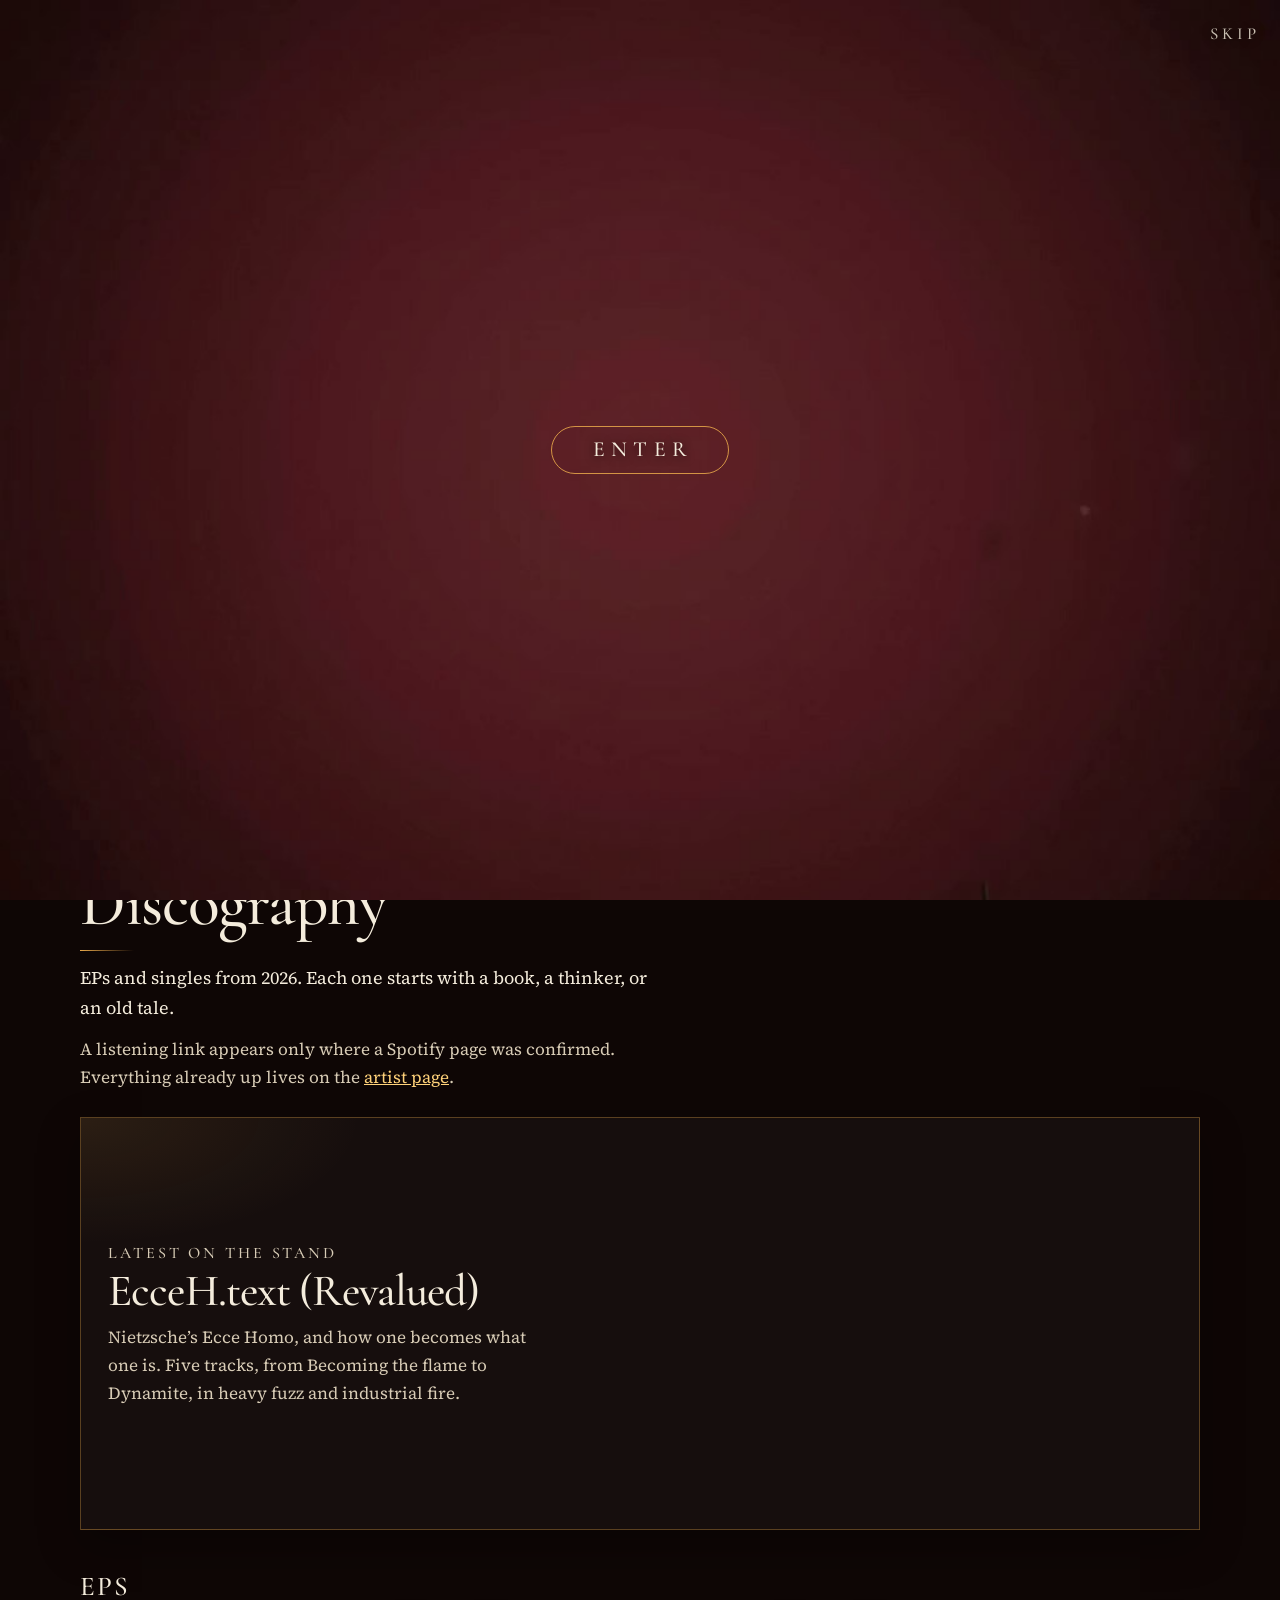
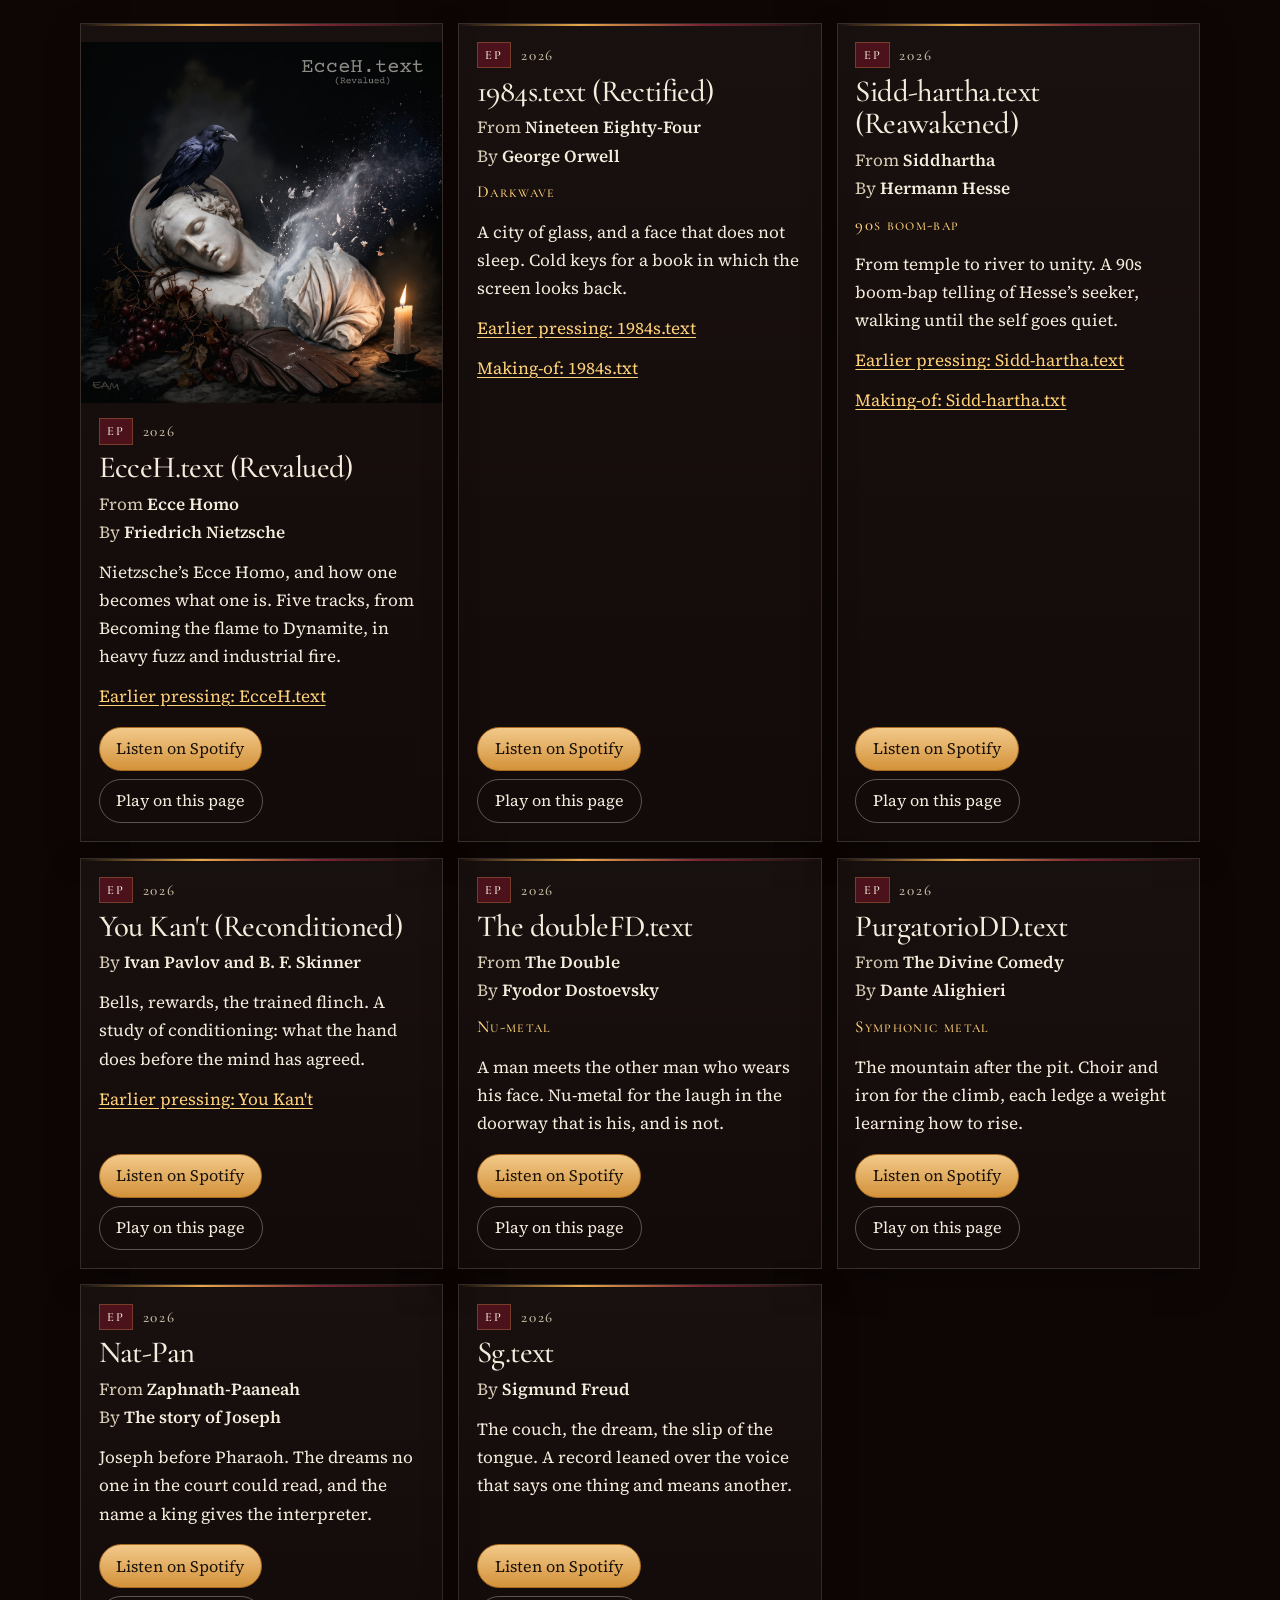
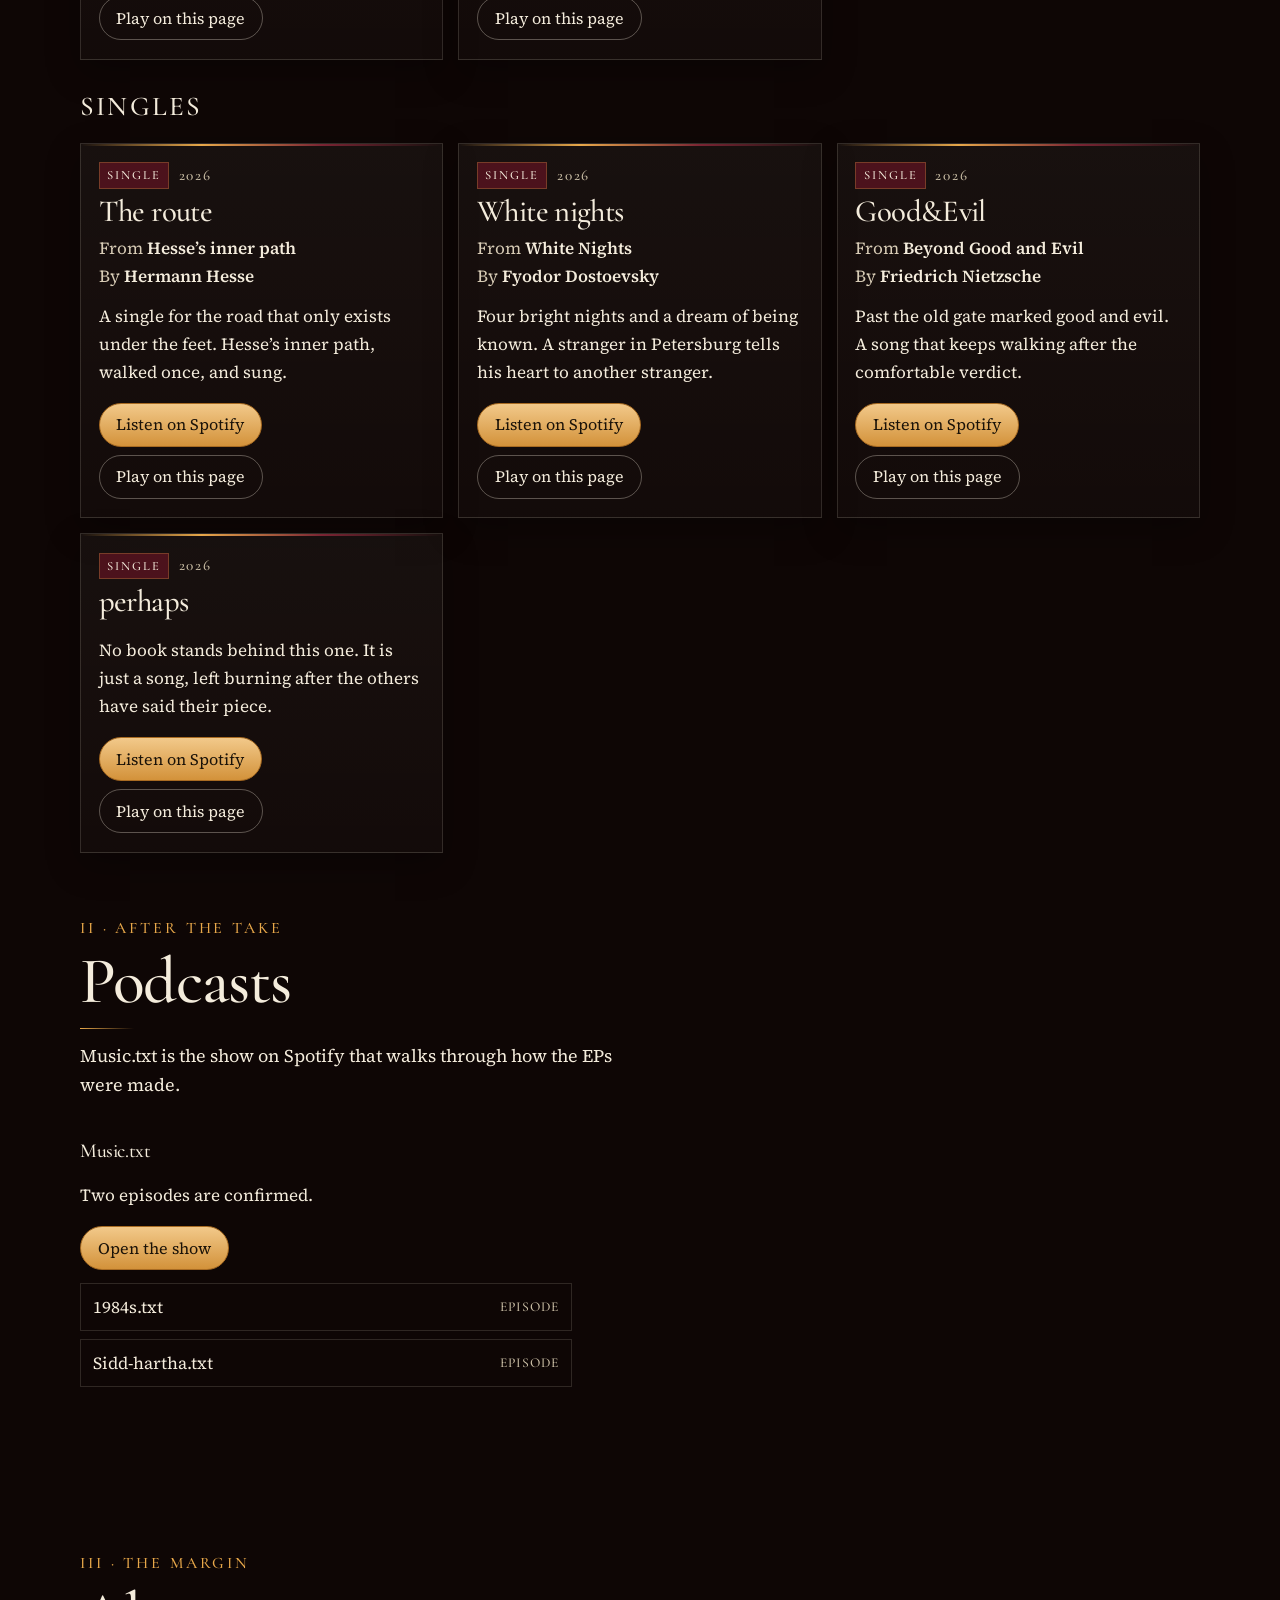
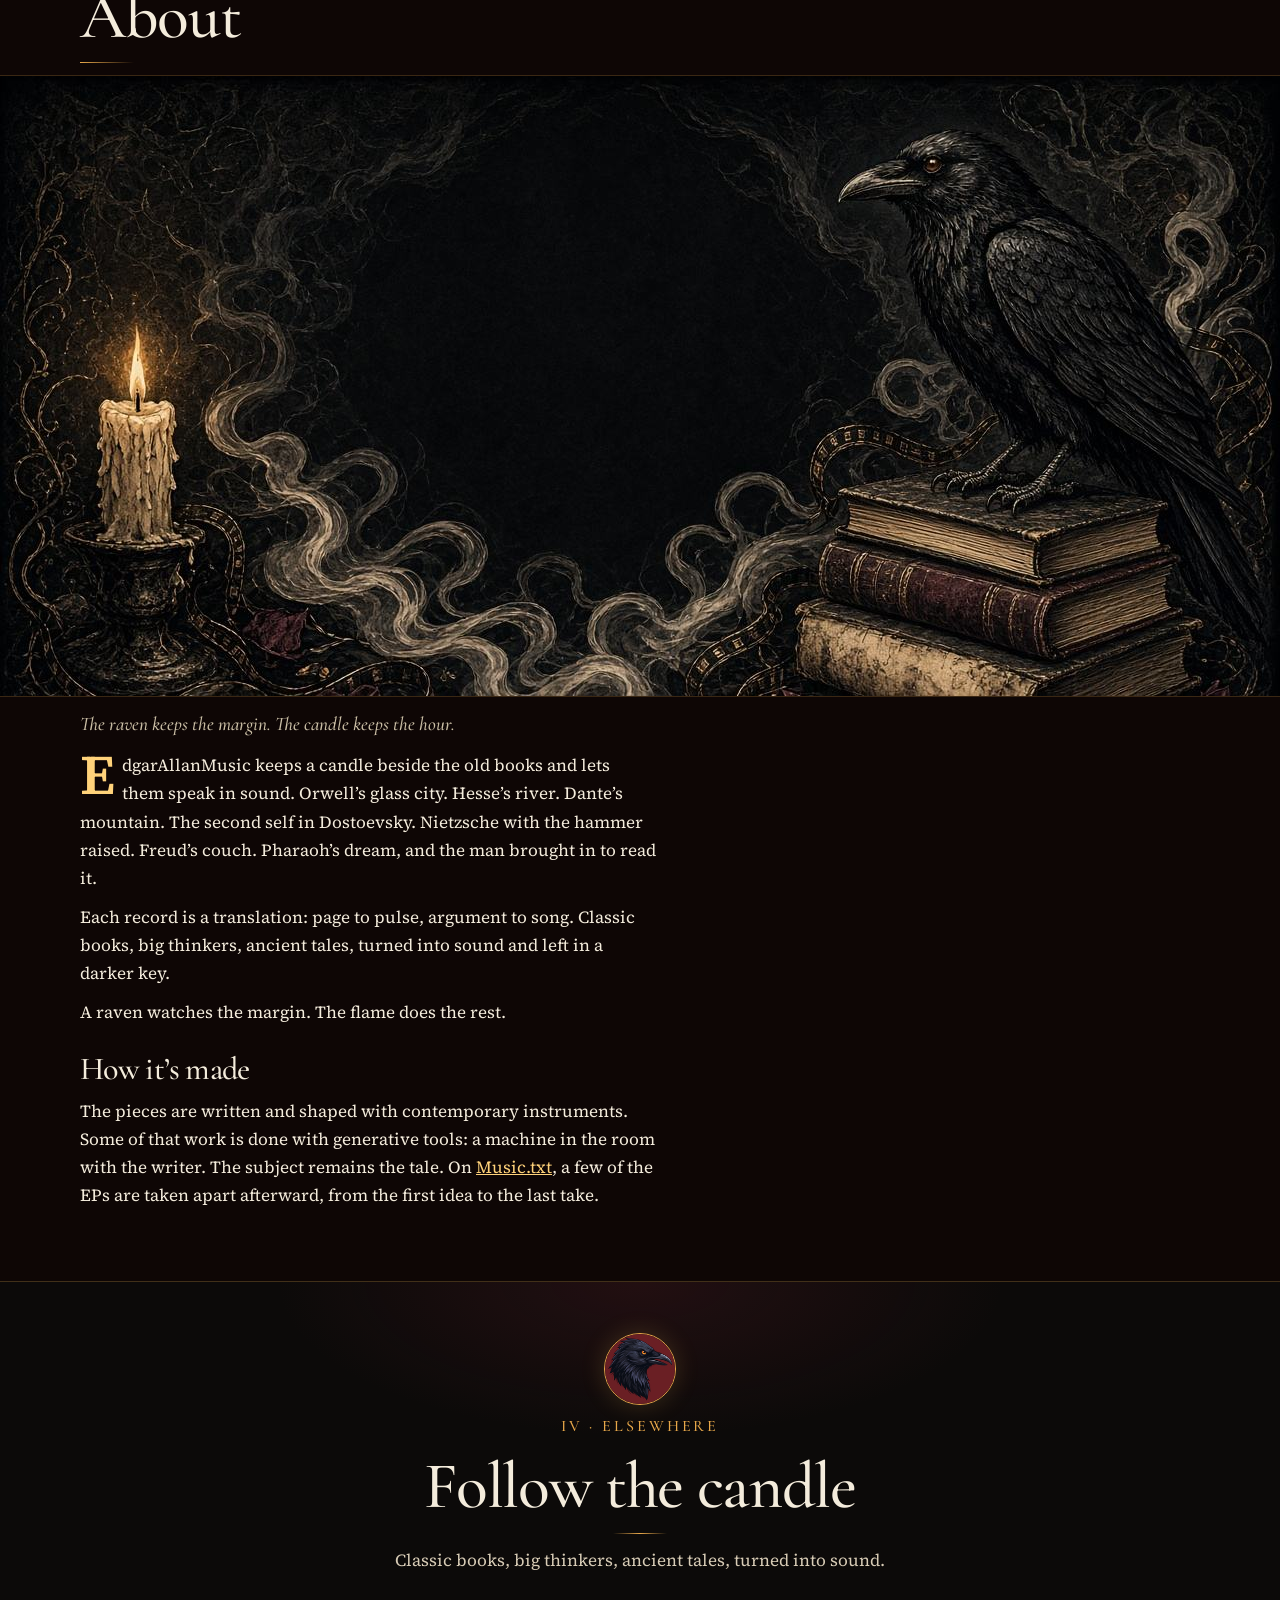
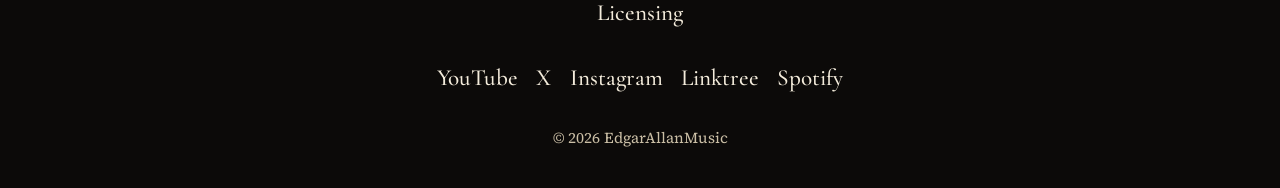
<file: index.html>
<!DOCTYPE html>
<html lang="en">
<head>
  <meta charset="utf-8">
  <meta name="viewport" content="width=device-width, initial-scale=1">
  <meta name="msvalidate.01" content="02A291EC352BF671E10EC97082B484A0">
  <title>EdgarAllanMusic — Classic books, turned into sound</title>
  <meta name="description" content="EdgarAllanMusic turns classic books, big thinkers, and ancient tales into sound. EPs and singles from 2026, and the Music.txt podcast.">
  <meta name="theme-color" content="#100e0c">
  <meta name="color-scheme" content="dark">
  <link rel="canonical" href="https://edgarallanmusic.github.io/">
  <meta property="og:type" content="website">
  <meta property="og:locale" content="en_US">
  <meta property="og:site_name" content="EdgarAllanMusic">
  <meta property="og:url" content="https://edgarallanmusic.github.io/">
  <meta property="og:title" content="EdgarAllanMusic — Classic books, turned into sound">
  <meta property="og:description" content="Classic books, big thinkers, ancient tales, turned into sound.">
  <meta property="og:image" content="https://edgarallanmusic.github.io/assets/og.jpg">
  <meta property="og:image:width" content="1200">
  <meta property="og:image:height" content="630">
  <meta property="og:image:alt" content="A raven perched on old books beside a dripping candle, smoke curling through the dark.">
  <meta name="twitter:card" content="summary_large_image">
  <meta name="twitter:title" content="EdgarAllanMusic — Classic books, turned into sound">
  <meta name="twitter:description" content="Classic books, big thinkers, ancient tales, turned into sound.">
  <meta name="twitter:image" content="https://edgarallanmusic.github.io/assets/og.jpg">
  <meta name="twitter:image:alt" content="A raven perched on old books beside a dripping candle, smoke curling through the dark.">
  <link rel="icon" href="favicon.ico" sizes="any">
  <link rel="icon" type="image/png" href="assets/favicon-32.png" sizes="32x32">
  <link rel="apple-touch-icon" href="assets/apple-touch-icon.png">
  <link rel="preload" as="image" href="assets/hero-960.jpg" imagesrcset="assets/hero-960.jpg 960w, assets/hero-1920.jpg 1920w" imagesizes="100vw">
  <link rel="preload" href="assets/fonts/cormorant-garamond-500.woff2" as="font" type="font/woff2" crossorigin>
  <script>
    (function () {
      try {
        if (sessionStorage.getItem("eam-intro") === "1") return;
      } catch (e) {}
      document.documentElement.classList.add("intro-pending");
    })();
  </script>
  <style>
    html.intro-pending,
    html.intro-pending body { overflow: hidden; background: #0E0605; }
    html.intro-pending:not(.intro-live) #intro { visibility: hidden; }
    html.intro-pending::before {
      content: "";
      position: fixed;
      inset: 0;
      z-index: 75;
      background: #0E0605 url("assets/intro/intro-poster.jpg") center / cover no-repeat;
    }
    html.intro-live::before { content: none; }
    html:not(.intro-pending) #intro { display: none !important; }
  </style>
  <link rel="stylesheet" href="css/styles.css">
  <link rel="stylesheet" href="css/intro.css">
  <link rel="stylesheet" href="css/cursor.css">
  <link rel="stylesheet" href="css/transition.css">
  <script type="application/ld+json">
  {
    "@context": "https://schema.org",
    "@type": "MusicGroup",
    "name": "EdgarAllanMusic",
    "url": "https://edgarallanmusic.github.io/",
    "description": "EdgarAllanMusic turns classic books, big thinkers, and ancient tales into sound.",
    "image": "https://edgarallanmusic.github.io/assets/og.jpg",
    "sameAs": [
      "https://www.youtube.com/@EdgarAllanMusic9",
      "https://x.com/EdgarAllanMusic",
      "https://www.instagram.com/edgarallanmusic",
      "https://linktr.ee/EdgarAllanMusic",
      "https://open.spotify.com/artist/6aLrzuqJKxnbfmDIxSzcDb"
    ]
  }
  </script>
</head>
<body>
  <div id="intro" class="intro" role="dialog" aria-modal="true" aria-label="EdgarAllanMusic">
    <img id="intro-poster" class="intro-media" alt="" width="1280" height="720">
    <video id="intro-video" class="intro-media" playsinline preload="none" disablepictureinpicture></video>
    <button type="button" id="intro-enter" class="intro-enter">Enter</button>
    <button type="button" id="intro-skip" class="intro-skip">Skip</button>
  </div>
  <a class="skip" href="#content">Skip to content</a>
  <header class="site-header">
    <a class="brand" href="index.html">
      <img src="assets/raven-seal-128.png" width="36" height="36" alt="">
      <span>EdgarAllanMusic</span>
    </a>
    <button class="nav-toggle" type="button" aria-expanded="false" aria-controls="site-nav">
      <span class="sr-only">Open menu</span>
      <span class="bars" aria-hidden="true"></span>
    </button>
    <nav id="site-nav" class="site-nav" aria-label="Primary">
      <a href="#discography">Discography</a>
      <a href="visualizer/">Visualizer</a>
      <a href="licensing/">Licensing</a>
      <a href="#podcasts">Podcasts</a>
      <a href="#about">About</a>
      <a href="#links">Links</a>
    </nav>
  </header>

  <main id="content">
    <section class="hero" aria-labelledby="site-title">
      <div class="hero-frame">
        <img
          src="assets/hero-960.jpg"
          srcset="assets/hero-960.jpg 960w, assets/hero-1920.jpg 1920w"
          sizes="100vw"
          width="1920"
          height="1080"
          alt="A raven perched on a stack of old books, a candle burning at the other edge of the dark, smoke moving between them."
          fetchpriority="high"
          decoding="async">
        <div class="hero-glow" aria-hidden="true"></div>
      </div>
      <div class="hero-copy">
        <p class="eyebrow">A raven, a candle, a page</p>
        <h1 id="site-title">EdgarAllan<span>Music</span></h1>
        <p class="tagline">Classic books, big thinkers, ancient tales, turned into sound.</p>
        <div class="hero-actions">
          <a class="btn btn-amber" href="#discography">Open the catalog</a>
          <a class="btn btn-ghost" href="visualizer/">Visualizer</a>
          <a class="btn btn-ghost" href="https://open.spotify.com/artist/6aLrzuqJKxnbfmDIxSzcDb" target="_blank" rel="noopener noreferrer">Listen on Spotify<span class="sr-only"> (opens in a new tab)</span></a>
        </div>
      </div>
    </section>

    <section id="discography" class="section">
      <div class="wrap">
        <p class="kicker">I · The shelf</p>
        <h2>Discography</h2>
        <p class="lede">EPs and singles from 2026. Each one starts with a book, a thinker, or an old tale.</p>
        <p class="fine">A listening link appears only where a Spotify page was confirmed. Everything already up lives on the <a href="https://open.spotify.com/artist/6aLrzuqJKxnbfmDIxSzcDb" target="_blank" rel="noopener noreferrer">artist page<span class="sr-only"> (opens in a new tab)</span></a>.</p>
        <p class="loading" id="catalog-status">Opening the catalog…</p>
        <div id="featured-root"></div>
        <div id="catalog-root"></div>
        <noscript>
          <p class="fine">The shelf opens with JavaScript. Until then, the <a href="https://open.spotify.com/artist/6aLrzuqJKxnbfmDIxSzcDb">artist page on Spotify</a> is the catalog.</p>
        </noscript>
      </div>
    </section>

    <section id="podcasts" class="section">
      <div class="wrap">
        <p class="kicker">II · After the take</p>
        <h2>Podcasts</h2>
        <p class="lede">Music.txt is the show on Spotify that walks through how the EPs were made.</p>
        <div id="podcast-root"></div>
      </div>
    </section>

    <section id="about" class="section">
      <div class="wrap">
        <p class="kicker">III · The margin</p>
        <h2>About</h2>
      </div>
      <figure class="band">
        <img
          src="assets/about-band-800.jpg"
          srcset="assets/about-band-800.jpg 800w, assets/about-band.jpg 1280w"
          sizes="100vw"
          width="1280"
          height="620"
          alt="The same night scene, wider: a candle at the left, a raven on worn books at the right, smoke between them."
          decoding="async">
        <figcaption>The raven keeps the margin. The candle keeps the hour.</figcaption>
      </figure>
      <div class="wrap prose">
        <p class="drop">EdgarAllanMusic keeps a candle beside the old books and lets them speak in sound. Orwell’s glass city. Hesse’s river. Dante’s mountain. The second self in Dostoevsky. Nietzsche with the hammer raised. Freud’s couch. Pharaoh’s dream, and the man brought in to read it.</p>
        <p>Each record is a translation: page to pulse, argument to song. Classic books, big thinkers, ancient tales, turned into sound and left in a darker key.</p>
        <p>A raven watches the margin. The flame does the rest.</p>
        <h3>How it’s made</h3>
        <p>The pieces are written and shaped with contemporary instruments. Some of that work is done with generative tools: a machine in the room with the writer. The subject remains the tale. On <a href="#podcasts">Music.txt</a>, a few of the EPs are taken apart afterward, from the first idea to the last take.</p>
      </div>
    </section>
  </main>

  <footer class="site-footer" id="links">
    <img class="footer-seal" src="assets/raven-seal-128.png" width="72" height="72" alt="">
    <p class="kicker">IV · Elsewhere</p>
    <h2>Follow the candle</h2>
    <p class="footer-tag">Classic books, big thinkers, ancient tales, turned into sound.</p>
    <nav class="footer-nav" aria-label="Site">
      <a href="licensing/">Licensing</a>
    </nav>
    <nav aria-label="Social links">
      <ul class="socials">
        <li><a href="https://www.youtube.com/@EdgarAllanMusic9" target="_blank" rel="noopener noreferrer">YouTube<span class="sr-only"> (opens in a new tab)</span></a></li>
        <li><a href="https://x.com/EdgarAllanMusic" target="_blank" rel="noopener noreferrer">X<span class="sr-only"> (opens in a new tab)</span></a></li>
        <li><a href="https://www.instagram.com/edgarallanmusic" target="_blank" rel="noopener noreferrer">Instagram<span class="sr-only"> (opens in a new tab)</span></a></li>
        <li><a href="https://linktr.ee/EdgarAllanMusic" target="_blank" rel="noopener noreferrer">Linktree<span class="sr-only"> (opens in a new tab)</span></a></li>
        <li><a href="https://open.spotify.com/artist/6aLrzuqJKxnbfmDIxSzcDb" target="_blank" rel="noopener noreferrer">Spotify<span class="sr-only"> (opens in a new tab)</span></a></li>
      </ul>
    </nav>
    <p class="colophon">© 2026 EdgarAllanMusic</p>
  </footer>
  <script src="js/intro.js"></script>
  <script src="js/main.js"></script>
  <script src="js/cursor.js"></script>
  <script src="js/transition.js"></script>
</body>
</html>
</file>
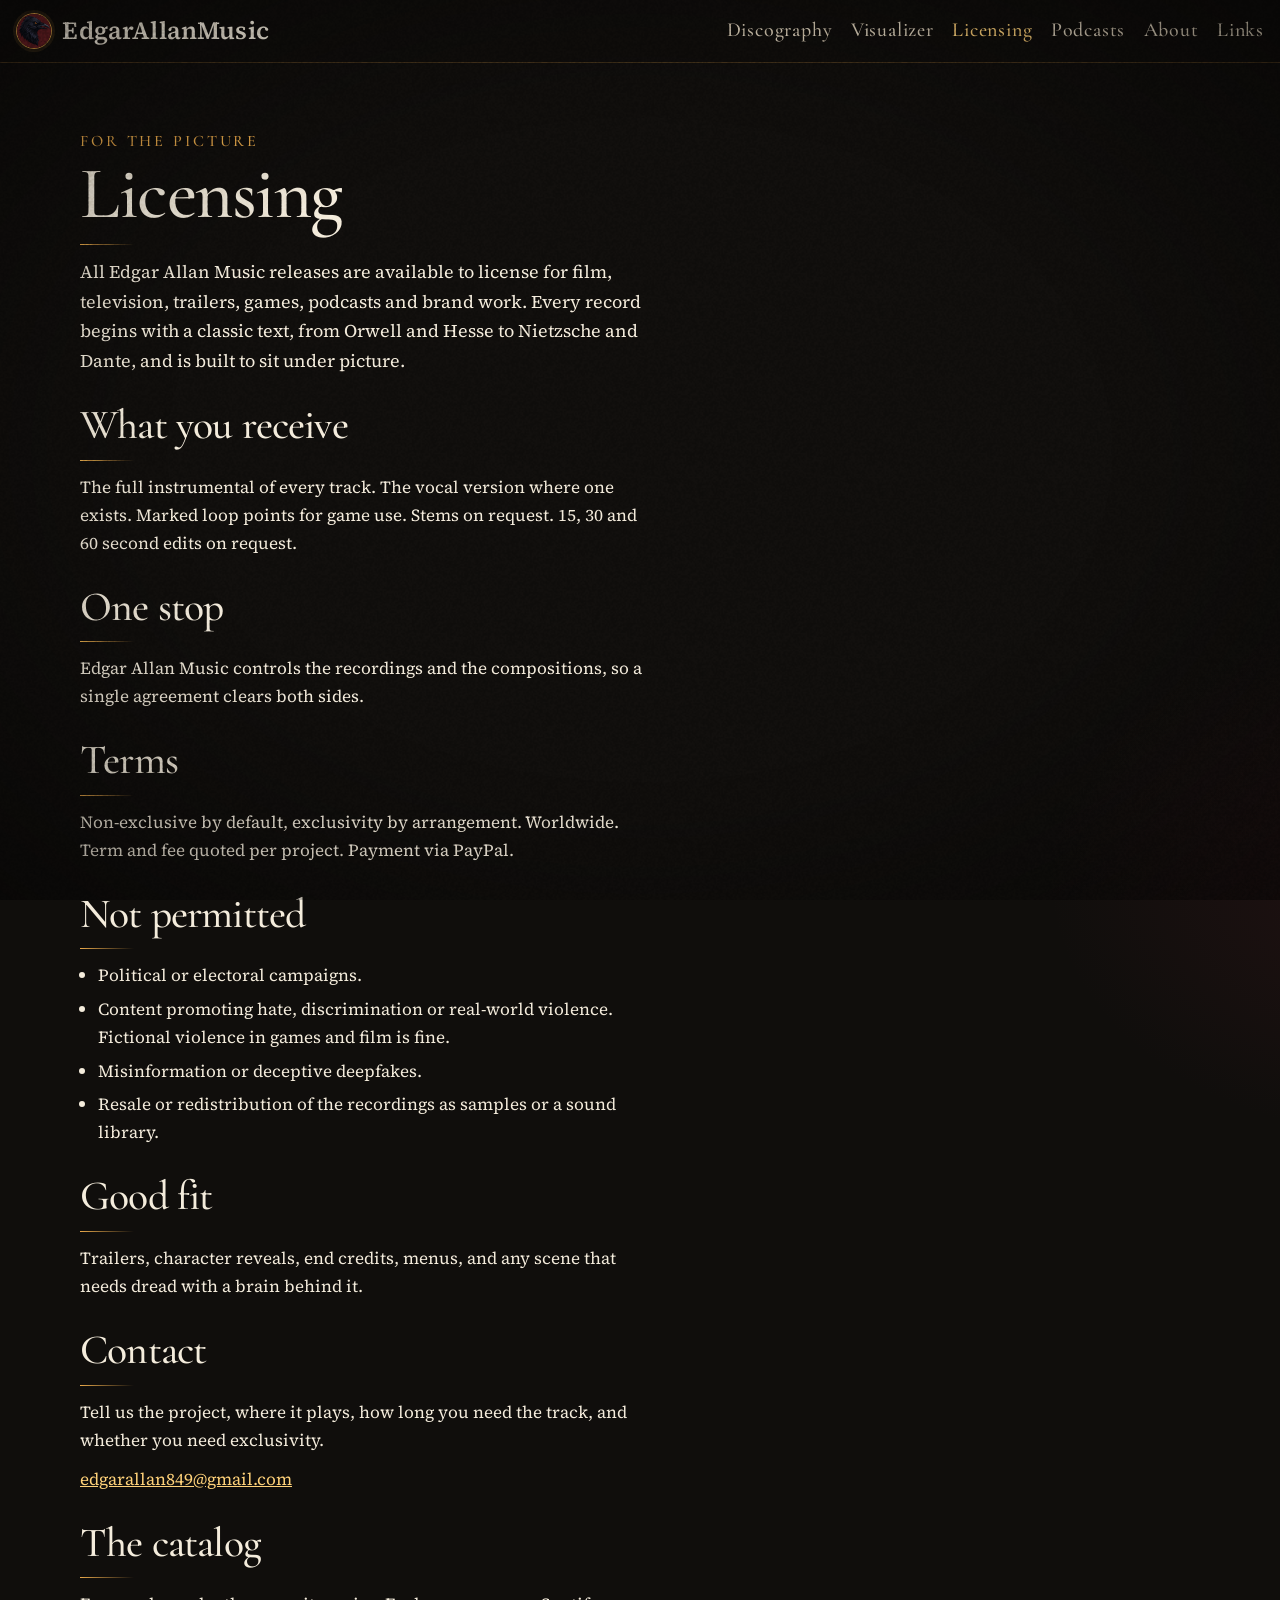
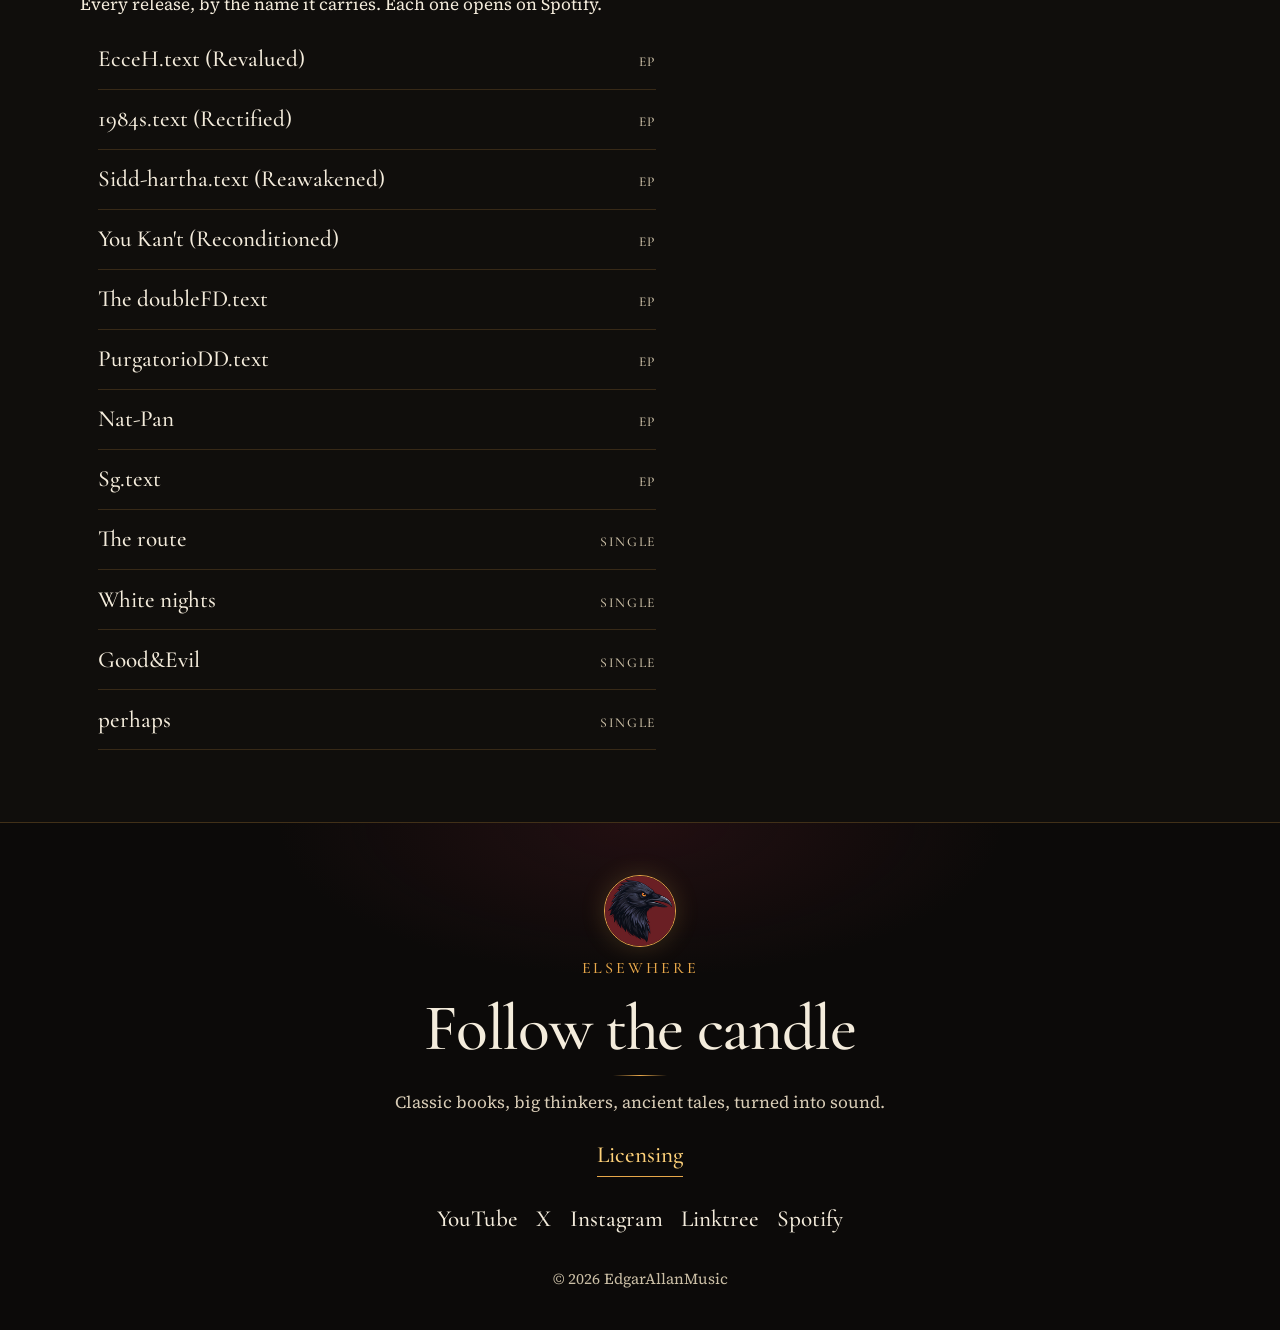
<file: licensing/index.html>
<!DOCTYPE html>
<html lang="en">
<head>
  <meta charset="utf-8">
  <meta name="viewport" content="width=device-width, initial-scale=1">
  <title>Licensing — EdgarAllanMusic</title>
  <meta name="description" content="License Edgar Allan Music for film, television, trailers, games, podcasts, and brand work. One agreement clears the recording and the composition.">
  <meta name="theme-color" content="#100e0c">
  <meta name="color-scheme" content="dark">
  <link rel="canonical" href="https://edgarallanmusic.github.io/licensing/">
  <meta property="og:type" content="website">
  <meta property="og:locale" content="en_US">
  <meta property="og:site_name" content="EdgarAllanMusic">
  <meta property="og:url" content="https://edgarallanmusic.github.io/licensing/">
  <meta property="og:title" content="Licensing — EdgarAllanMusic">
  <meta property="og:description" content="License Edgar Allan Music for film, television, trailers, games, podcasts, and brand work.">
  <meta property="og:image" content="https://edgarallanmusic.github.io/assets/og.jpg">
  <meta property="og:image:width" content="1200">
  <meta property="og:image:height" content="630">
  <meta property="og:image:alt" content="A raven perched on old books beside a dripping candle, smoke curling through the dark.">
  <meta name="twitter:card" content="summary_large_image">
  <meta name="twitter:title" content="Licensing — EdgarAllanMusic">
  <meta name="twitter:description" content="License Edgar Allan Music for film, television, trailers, games, podcasts, and brand work.">
  <meta name="twitter:image" content="https://edgarallanmusic.github.io/assets/og.jpg">
  <link rel="icon" href="../favicon.ico" sizes="any">
  <link rel="icon" type="image/png" href="../assets/favicon-32.png" sizes="32x32">
  <link rel="apple-touch-icon" href="../assets/apple-touch-icon.png">
  <link rel="stylesheet" href="../css/styles.css">
  <link rel="stylesheet" href="../css/cursor.css">
  <link rel="stylesheet" href="../css/transition.css">
</head>
<body>
  <a class="skip" href="#content">Skip to content</a>
  <header class="site-header">
    <a class="brand" href="../index.html">
      <img src="../assets/raven-seal-128.png" width="36" height="36" alt="">
      <span>EdgarAllanMusic</span>
    </a>
    <button class="nav-toggle" type="button" aria-expanded="false" aria-controls="site-nav">
      <span class="sr-only">Open menu</span>
      <span class="bars" aria-hidden="true"></span>
    </button>
    <nav id="site-nav" class="site-nav" aria-label="Primary">
      <a href="../index.html#discography">Discography</a>
      <a href="../visualizer/">Visualizer</a>
      <a href="./" aria-current="page">Licensing</a>
      <a href="../index.html#podcasts">Podcasts</a>
      <a href="../index.html#about">About</a>
      <a href="../index.html#links">Links</a>
    </nav>
  </header>

  <main id="content">
    <section class="section">
      <div class="wrap prose">
        <p class="kicker">For the picture</p>
        <h1>Licensing</h1>
        <p class="lede">All Edgar Allan Music releases are available to license for film, television, trailers, games, podcasts and brand work. Every record begins with a classic text, from Orwell and Hesse to Nietzsche and Dante, and is built to sit under picture.</p>

        <h2>What you receive</h2>
        <p>The full instrumental of every track. The vocal version where one exists. Marked loop points for game use. Stems on request. 15, 30 and 60 second edits on request.</p>

        <h2>One stop</h2>
        <p>Edgar Allan Music controls the recordings and the compositions, so a single agreement clears both sides.</p>

        <h2>Terms</h2>
        <p>Non-exclusive by default, exclusivity by arrangement. Worldwide. Term and fee quoted per project. Payment via PayPal.</p>

        <h2>Not permitted</h2>
        <ul>
          <li>Political or electoral campaigns.</li>
          <li>Content promoting hate, discrimination or real-world violence. Fictional violence in games and film is fine.</li>
          <li>Misinformation or deceptive deepfakes.</li>
          <li>Resale or redistribution of the recordings as samples or a sound library.</li>
        </ul>

        <h2>Good fit</h2>
        <p>Trailers, character reveals, end credits, menus, and any scene that needs dread with a brain behind it.</p>

        <h2>Contact</h2>
        <p>Tell us the project, where it plays, how long you need the track, and whether you need exclusivity.</p>
        <p><a href="mailto:edgarallan849@gmail.com?subject=Licensing%20inquiry">edgarallan849@gmail.com</a></p>

        <h2>The catalog</h2>
        <p>Every release, by the name it carries. Each one opens on Spotify.</p>
        <div id="license-catalog">
          <p class="loading">Opening the catalog…</p>
        </div>
      </div>
    </section>
  </main>

  <footer class="site-footer" id="links">
    <img class="footer-seal" src="../assets/raven-seal-128.png" width="72" height="72" alt="">
    <p class="kicker">Elsewhere</p>
    <h2>Follow the candle</h2>
    <p class="footer-tag">Classic books, big thinkers, ancient tales, turned into sound.</p>
    <nav class="footer-nav" aria-label="Site">
      <a href="./" aria-current="page">Licensing</a>
    </nav>
    <nav aria-label="Social links">
      <ul class="socials">
        <li><a href="https://www.youtube.com/@EdgarAllanMusic9" target="_blank" rel="noopener noreferrer">YouTube<span class="sr-only"> (opens in a new tab)</span></a></li>
        <li><a href="https://x.com/EdgarAllanMusic" target="_blank" rel="noopener noreferrer">X<span class="sr-only"> (opens in a new tab)</span></a></li>
        <li><a href="https://www.instagram.com/edgarallanmusic" target="_blank" rel="noopener noreferrer">Instagram<span class="sr-only"> (opens in a new tab)</span></a></li>
        <li><a href="https://linktr.ee/EdgarAllanMusic" target="_blank" rel="noopener noreferrer">Linktree<span class="sr-only"> (opens in a new tab)</span></a></li>
        <li><a href="https://open.spotify.com/artist/6aLrzuqJKxnbfmDIxSzcDb" target="_blank" rel="noopener noreferrer">Spotify<span class="sr-only"> (opens in a new tab)</span></a></li>
      </ul>
    </nav>
    <p class="colophon">© 2026 EdgarAllanMusic</p>
  </footer>
  <script src="../js/main.js"></script>
  <script src="../js/licensing.js"></script>
  <script src="../js/cursor.js"></script>
  <script src="../js/transition.js"></script>
</body>
</html>
</file>
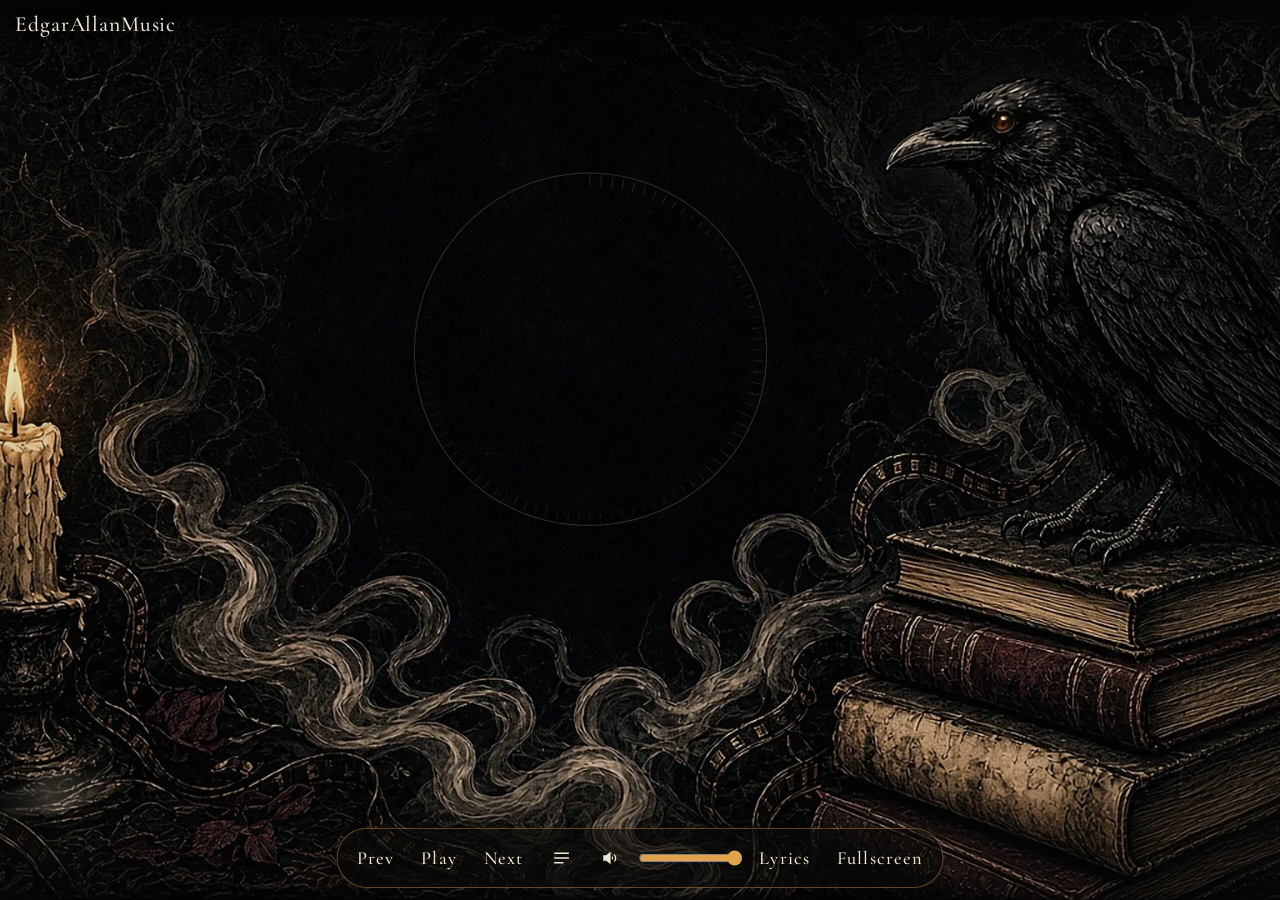
<file: visualizer/index.html>
<!DOCTYPE html>
<html lang="en">
<head>
  <script>
    (function () {
      try {
        if (sessionStorage.getItem("eam-viz-eye") !== "1") return;
      } catch (e) { return; }
      document.documentElement.classList.add("viz-arrive");
      var link = document.createElement("link");
      link.rel = "preload";
      link.as = "image";
      link.href = "../assets/intro/intro-last.jpg";
      document.head.appendChild(link);
    })();
  </script>
  <meta charset="utf-8">
  <meta name="viewport" content="width=device-width, initial-scale=1, viewport-fit=cover">
  <title>Visualizer — EdgarAllanMusic</title>
  <meta name="description" content="The raven and the candle, moving with the music. EdgarAllanMusic visualizer.">
  <meta name="theme-color" content="#0b0a09">
  <meta name="color-scheme" content="dark">
  <link rel="canonical" href="https://edgarallanmusic.github.io/visualizer/">
  <meta property="og:type" content="website">
  <meta property="og:locale" content="en_US">
  <meta property="og:site_name" content="EdgarAllanMusic">
  <meta property="og:url" content="https://edgarallanmusic.github.io/visualizer/">
  <meta property="og:title" content="Visualizer — EdgarAllanMusic">
  <meta property="og:description" content="The raven and the candle, moving with the music.">
  <meta property="og:image" content="https://edgarallanmusic.github.io/assets/og.jpg">
  <meta property="og:image:width" content="1200">
  <meta property="og:image:height" content="630">
  <meta property="og:image:alt" content="A raven perched on old books beside a dripping candle.">
  <meta name="twitter:card" content="summary_large_image">
  <meta name="twitter:title" content="Visualizer — EdgarAllanMusic">
  <meta name="twitter:description" content="The raven and the candle, moving with the music.">
  <meta name="twitter:image" content="https://edgarallanmusic.github.io/assets/og.jpg">
  <link rel="icon" href="../favicon.ico" sizes="any">
  <link rel="icon" type="image/png" href="../assets/favicon-32.png" sizes="32x32">
  <link rel="preload" href="assets/banner.webp" as="image">
  <style>
    @font-face {
      font-family: "Cormorant Garamond";
      font-style: normal;
      font-weight: 500;
      font-display: swap;
      src: url("../assets/fonts/cormorant-garamond-500.woff2") format("woff2");
    }
    :root {
      --carbon: #0b0a09;
      --cream: #efe6d2;
      --amber: #e0a24a;
      --amber-hot: #ffd890;
    }
    * { box-sizing: border-box; }
    html, body {
      margin: 0;
      height: 100%;
      height: 100dvh;
      background: var(--carbon);
      color: var(--cream);
      overflow: hidden;
    }
    #c {
      position: fixed;
      left: 0;
      top: 0;
      width: 100%;
      height: 100%;
      height: 100dvh;
      display: block;
      background: var(--carbon);
    }
    .mark {
      position: fixed;
      z-index: 3;
      top: max(0.85rem, env(safe-area-inset-top));
      left: max(0.95rem, env(safe-area-inset-left));
      color: var(--cream);
      text-decoration: none;
      font-family: "Cormorant Garamond", Palatino, Georgia, serif;
      font-size: 1.35rem;
      letter-spacing: 0.04em;
      line-height: 1;
      text-shadow: 0 1px 8px rgba(0, 0, 0, 0.65);
    }
    .mark:hover, .mark:focus-visible { color: var(--amber-hot); }
    .controls {
      position: fixed;
      z-index: 3;
      left: 50%;
      bottom: max(0.75rem, env(safe-area-inset-bottom));
      transform: translateX(-50%);
      display: flex;
      flex-wrap: wrap;
      align-items: center;
      justify-content: center;
      gap: 0.15rem 0.2rem;
      max-width: calc(100% - 1.25rem - env(safe-area-inset-left) - env(safe-area-inset-right));
      padding: 0.3rem 0.45rem;
      border-radius: 999px;
      border: 1px solid rgba(224, 162, 74, 0.4);
      background: rgba(11, 10, 9, 0.62);
      opacity: 1;
      transition: opacity 0.45s ease;
    }
    .controls.is-idle {
      opacity: 0;
      pointer-events: none;
    }
    .controls button {
      appearance: none;
      min-width: 44px;
      min-height: 44px;
      padding: 0.4rem 0.75rem;
      border-radius: 999px;
      border: 0;
      background: transparent;
      color: var(--cream);
      font-family: "Cormorant Garamond", Palatino, Georgia, serif;
      font-size: 1.15rem;
      letter-spacing: 0.06em;
    }
    .controls button svg { display: block; }
    .controls button.is-muted .icon-on,
    .controls button:not(.is-muted) .icon-off { display: none; }
    .volume {
      display: flex;
      align-items: center;
      gap: 0.15rem;
    }
    .controls input[type="range"] {
      width: 6.5rem;
      height: 44px;
      accent-color: var(--amber);
      background: transparent;
    }
    .controls button:hover,
    .controls button:focus-visible {
      border-color: var(--amber);
      color: var(--amber-hot);
      outline: none;
    }
    .controls button[hidden] { display: none; }
    .now {
      position: fixed;
      z-index: 3;
      left: max(1rem, env(safe-area-inset-left));
      bottom: var(--bar-stack, 5.2rem);
      margin: 0;
      max-width: min(22rem, calc(100% - 2rem));
      color: var(--cream);
      font-family: "Cormorant Garamond", Palatino, Georgia, serif;
      font-size: 1.2rem;
      letter-spacing: 0.04em;
      line-height: 1.15;
      text-shadow: 0 1px 10px rgba(0, 0, 0, 0.75);
      pointer-events: none;
    }
    .now-album {
      display: block;
      color: var(--amber);
      font-size: 0.82rem;
      letter-spacing: 0.14em;
      text-transform: uppercase;
    }
    .now-title { display: block; }
    .now[hidden] { display: none; }
    .now-kind {
      display: none;
      margin-bottom: 0.15rem;
      color: var(--amber);
      font-size: 0.78rem;
      letter-spacing: 0.18em;
      text-transform: uppercase;
    }
    .now.is-preview .now-kind { display: block; }
    .lyrics {
      position: fixed;
      z-index: 3;
      left: 50%;
      bottom: calc(var(--bar-stack, 5.2rem) + 4.5rem);
      transform: translateX(-50%);
      width: min(38rem, calc(100% - 1.5rem - env(safe-area-inset-left) - env(safe-area-inset-right)));
      margin: 0;
      text-align: center;
      pointer-events: none;
      padding: 0.7rem 1.1rem 0.85rem;
      background: radial-gradient(ellipse at center, rgba(11, 10, 9, 0.78) 0%, rgba(11, 10, 9, 0.55) 58%, rgba(11, 10, 9, 0) 80%);
    }
    .lyrics[hidden] { display: none; }
    .lyric-line {
      margin: 0.12rem 0;
      color: rgba(232, 220, 192, 0.45);
      font-family: "Cormorant Garamond", Palatino, Georgia, serif;
      font-size: clamp(1rem, 2.4vw, 1.2rem);
      line-height: 1.25;
      letter-spacing: 0.02em;
      text-shadow:
        0 1px 2px rgba(0, 0, 0, 0.95),
        0 0 16px rgba(0, 0, 0, 0.9);
      overflow: hidden;
    }
    .lyric-line:empty { display: none; }
    .lyric-line.is-current {
      color: #fff6e4;
      font-size: clamp(1.25rem, 3.2vw, 1.7rem);
    }
    .lyric-line em {
      font-style: italic;
      font-size: 0.84em;
      color: #e0a24a;
    }
    .lyric-line.is-current.is-rise {
      animation: lyric-rise 0.4s ease;
    }
    @keyframes lyric-rise {
      from { opacity: 0.15; transform: translateY(0.4rem); }
      to { opacity: 1; transform: none; }
    }
    .controls button.is-lyrics-off { color: rgba(232, 220, 192, 0.45); }
    .tracklist {
      position: fixed;
      inset: 0;
      z-index: 6;
      display: flex;
      align-items: flex-end;
      justify-content: center;
      background: rgba(0, 0, 0, 0.46);
    }
    .tracklist[hidden] { display: none; }
    .tracklist-sheet {
      width: min(34rem, 100%);
      max-height: min(72vh, 40rem);
      overflow: auto;
      padding: 1rem 1rem 1.4rem;
      border: 1px solid rgba(224, 162, 74, 0.42);
      border-bottom: 0;
      border-radius: 1.1rem 1.1rem 0 0;
      background: rgba(16, 14, 12, 0.9);
      box-shadow: 0 -18px 50px rgba(0, 0, 0, 0.45);
    }
    .tracklist-sheet h2 {
      margin: 0 0 0.8rem;
      font-family: "Cormorant Garamond", Palatino, Georgia, serif;
      font-weight: 500;
      font-size: 1.8rem;
      letter-spacing: 0.04em;
    }
    .track-group { margin: 0 0 1rem; }
    .track-group h3 {
      margin: 0 0 0.35rem;
      color: var(--amber);
      font-family: "Cormorant Garamond", Palatino, Georgia, serif;
      font-size: 0.95rem;
      font-weight: 500;
      letter-spacing: 0.14em;
      text-transform: uppercase;
    }
    .track-head {
      display: flex;
      align-items: center;
      gap: 0.75rem;
      margin: 0 0 0.55rem;
    }
    .track-head h3 { margin: 0; }
    .track-head img {
      width: 56px;
      height: 56px;
      object-fit: cover;
      border: 1px solid rgba(224, 162, 74, 0.45);
    }
    .track-kind {
      margin-left: auto;
      color: var(--amber);
      font-size: 0.72rem;
      letter-spacing: 0.16em;
      text-transform: uppercase;
    }
    .track {
      display: flex;
      align-items: center;
      gap: 0.75rem;
      width: 100%;
      min-height: 44px;
      margin: 0;
      padding: 0.55rem 0.75rem;
      border: 0;
      border-left: 2px solid transparent;
      background: transparent;
      color: var(--cream);
      font-family: "Cormorant Garamond", Palatino, Georgia, serif;
      font-size: 1.15rem;
      letter-spacing: 0.02em;
      text-align: left;
    }
    .track.is-current {
      border-left-color: #ffd890;
      background: rgba(107, 26, 36, 0.55);
      color: #fff6e4;
    }
    .track:hover,
    .track:focus-visible {
      background: rgba(224, 162, 74, 0.14);
      outline: none;
    }
    @media (max-width: 900px) {
      .controls {
        width: min(36rem, calc(100vw - 1rem - env(safe-area-inset-left) - env(safe-area-inset-right)));
      }
      .controls input[type="range"] { width: 4.75rem; }
    }
    @media (min-width: 800px) {
      .lyrics { bottom: calc(var(--bar-stack, 5.2rem) + 7rem); }
      .tracklist { align-items: center; padding: 1.5rem; }
      .tracklist-sheet {
        border-bottom: 1px solid rgba(224, 162, 74, 0.42);
        border-radius: 1rem;
      }
    }
    @media (max-width: 700px) {
      .lyrics { bottom: calc(var(--bar-stack, 5.2rem) + 5.4rem); }
    }
    @media (prefers-reduced-motion: reduce) {
      .controls { transition: none; }
      .lyric-line.is-current.is-rise { animation: none; }
    }
  </style>
  <link rel="stylesheet" href="../css/cursor.css">
  <link rel="stylesheet" href="../css/transition.css">
</head>
<body data-cursor-trail="off">
  <div id="viz-eye" class="viz-eye" aria-hidden="true">
    <img id="viz-eye-img" alt="" width="1280" height="720">
  </div>
  <script>
    (function () {
      if (!document.documentElement.classList.contains("viz-arrive")) return;
      var eye = document.getElementById("viz-eye");
      var img = document.getElementById("viz-eye-img");
      if (!eye || !img) return;
      img.src = "../assets/intro/intro-last.jpg";
      try { sessionStorage.removeItem("eam-viz-eye"); } catch (e) {}
      var reduce = false;
      try { reduce = window.matchMedia("(prefers-reduced-motion: reduce)").matches; }
      catch (err) {}
      function arm() {
        var rect = img.getBoundingClientRect();
        if (rect.width < 2 || rect.height < 2) {
          window.requestAnimationFrame(arm);
          return;
        }
        var mediaW = 1280;
        var mediaH = 720;
        var fit = Math.max(rect.width / mediaW, rect.height / mediaH);
        var drawnW = mediaW * fit;
        var drawnH = mediaH * fit;
        img.style.transformOrigin =
          ((rect.width - drawnW) / 2 + (683 / mediaW) * drawnW) + "px " +
          ((rect.height - drawnH) / 2 + (243 / mediaH) * drawnH) + "px";
        eye.classList.add("is-hot");
        img.classList.add("is-hot");
        window.setTimeout(function () {
          document.documentElement.classList.remove("viz-arrive");
          if (eye.parentNode) eye.parentNode.removeChild(eye);
        }, reduce ? 240 : 860);
      }
      window.requestAnimationFrame(arm);
    })();
  </script>
  <canvas id="c" aria-label="Raven and candle, moving with the music"></canvas>
  <a class="mark" href="../index.html">EdgarAllanMusic</a>
  <p id="now-playing" class="now" hidden>
    <span id="now-kind" class="now-kind">Preview</span>
    <span id="now-album" class="now-album"></span>
    <span id="now-title" class="now-title"></span>
  </p>
  <div id="lyrics" class="lyrics" hidden aria-live="polite">
    <p class="lyric-line is-prev"></p>
    <p class="lyric-line is-current"></p>
    <p class="lyric-line is-next"></p>
  </div>
  <audio id="track" preload="none"></audio>
  <div id="controls" class="controls">
    <button type="button" id="prev" hidden disabled aria-label="Previous track">Prev</button>
    <button type="button" id="play" hidden disabled aria-pressed="false">Play</button>
    <button type="button" id="next" hidden disabled aria-label="Next track">Next</button>
    <button type="button" id="list-toggle" hidden disabled aria-expanded="false" aria-controls="tracklist" aria-label="Track list">
      <svg width="22" height="22" viewBox="0 0 24 24" aria-hidden="true">
        <path fill="currentColor" d="M4 6h16v1.6H4V6zm0 5.2h16v1.6H4v-1.6zM4 16.4h10v1.6H4v-1.6z"/>
      </svg>
    </button>
    <div class="volume">
      <button type="button" id="mute" aria-label="Mute" aria-pressed="false">
        <svg class="icon-on" width="22" height="22" viewBox="0 0 24 24" aria-hidden="true">
          <path fill="currentColor" d="M4 9h3.2L12 5.2v13.6L7.2 15H4V9zm10.2 1.1a3.2 3.2 0 0 1 0 3.8l-1.1-.9a1.7 1.7 0 0 0 0-2l1.1-.9zm2.3-2.2a6.2 6.2 0 0 1 0 8.2l-1.1-.9a4.7 4.7 0 0 0 0-6.4l1.1-.9z"/>
        </svg>
        <svg class="icon-off" width="22" height="22" viewBox="0 0 24 24" aria-hidden="true">
          <path fill="currentColor" d="M4 9h3.2L12 5.2v13.6L7.2 15H4V9zm12.1 1.2 2.4 2.4 2.4-2.4 1.1 1.1-2.4 2.4 2.4 2.4-1.1 1.1-2.4-2.4-2.4 2.4-1.1-1.1 2.4-2.4-2.4-2.4 1.1-1.1z"/>
        </svg>
      </button>
      <input id="volume" type="range" min="0" max="1" step="0.01" value="1" aria-label="Volume">
    </div>
    <button type="button" id="lyrics-toggle" hidden disabled aria-pressed="true">Lyrics</button>
    <button type="button" id="full" aria-pressed="false">Fullscreen</button>
  </div>
  <div id="tracklist" class="tracklist" hidden>
    <div class="tracklist-sheet" role="dialog" aria-modal="true" aria-labelledby="tracklist-title">
      <h2 id="tracklist-title">The shelf</h2>
      <div id="tracklist-body"></div>
    </div>
  </div>
  <script src="visualizer.js"></script>
  <script src="../js/transition.js"></script>
</body>
</html>
</file>
<file: css/styles.css>
/* EdgarAllanMusic — candlelit manuscript.
   Carbon, cream, amber, wine. */

@font-face {
  font-family: "Cormorant Garamond";
  font-style: normal;
  font-weight: 500;
  font-display: swap;
  src: url("../assets/fonts/cormorant-garamond-500.woff2") format("woff2");
}

@font-face {
  font-family: "Cormorant Garamond";
  font-style: normal;
  font-weight: 600;
  font-display: swap;
  src: url("../assets/fonts/cormorant-garamond-600.woff2") format("woff2");
}

@font-face {
  font-family: "Cormorant Garamond";
  font-style: italic;
  font-weight: 500;
  font-display: swap;
  src: url("../assets/fonts/cormorant-garamond-500-italic.woff2") format("woff2");
}

@font-face {
  font-family: "Source Serif 4";
  font-style: normal;
  font-weight: 400;
  font-display: swap;
  src: url("../assets/fonts/source-serif-4-400.woff2") format("woff2");
}

@font-face {
  font-family: "Source Serif 4";
  font-style: normal;
  font-weight: 600;
  font-display: swap;
  src: url("../assets/fonts/source-serif-4-600.woff2") format("woff2");
}

:root {
  --carbon: #100e0c;
  --carbon-2: #171410;
  --ink: #070605;
  --cream: #f4ecdc;
  --cream-dim: #d8ccb6;
  --parchment: #cbbfa6;
  --amber: #e8a84a;
  --amber-hot: #ffd27a;
  --amber-deep: #a86b22;
  --wine: #7a2433;
  --wine-deep: #4c121c;
  --line: rgba(244, 236, 220, 0.14);
  --serif: "Source Serif 4", Palatino, "Palatino Linotype", "Book Antiqua", Georgia, serif;
  --display: "Cormorant Garamond", Palatino, "Palatino Linotype", Georgia, serif;
  --wrap: min(1120px, calc(100% - 2rem));
}

*,
*::before,
*::after {
  box-sizing: border-box;
}

html {
  scroll-behavior: smooth;
  color-scheme: dark;
}

body {
  margin: 0;
  min-height: 100vh;
  background:
    radial-gradient(900px 480px at 0% -10%, rgba(232, 168, 74, 0.09), transparent 55%),
    radial-gradient(720px 520px at 110% 30%, rgba(122, 36, 51, 0.16), transparent 50%),
    var(--carbon);
  color: var(--cream);
  font-family: var(--serif);
  font-size: 1.0625rem;
  line-height: 1.65;
}

body::before {
  content: "";
  position: fixed;
  inset: 0;
  pointer-events: none;
  z-index: 40;
  opacity: 0.14;
  mix-blend-mode: overlay;
  background-image: url("../assets/grain.png");
  background-size: 180px 180px;
}

body::after {
  content: "";
  position: fixed;
  inset: 0;
  pointer-events: none;
  z-index: 39;
  background: radial-gradient(ellipse at center, transparent 52%, rgba(0, 0, 0, 0.45) 100%);
}

img {
  max-width: 100%;
  height: auto;
}

a {
  color: var(--amber-hot);
}

a:hover {
  color: var(--cream);
}

:focus-visible {
  outline: 2px solid var(--amber-hot);
  outline-offset: 3px;
}

::selection {
  background: var(--wine);
  color: var(--cream);
}

.skip {
  position: absolute;
  left: 0.75rem;
  top: -4rem;
  z-index: 60;
  background: var(--amber);
  color: var(--ink);
  padding: 0.6rem 0.9rem;
  text-decoration: none;
}

.skip:focus {
  top: 0.75rem;
}

.sr-only {
  position: absolute;
  width: 1px;
  height: 1px;
  padding: 0;
  margin: -1px;
  overflow: hidden;
  clip: rect(0, 0, 0, 0);
  white-space: nowrap;
  border: 0;
}

.wrap {
  width: var(--wrap);
  margin-inline: auto;
}

.site-header {
  position: sticky;
  top: 0;
  z-index: 20;
  display: flex;
  flex-wrap: wrap;
  align-items: center;
  justify-content: space-between;
  gap: 0.4rem 1rem;
  padding: 0.7rem 1rem;
  background: rgba(16, 14, 12, 0.92);
  border-bottom: 1px solid rgba(232, 168, 74, 0.22);
  backdrop-filter: blur(12px);
}

.brand {
  display: flex;
  align-items: center;
  gap: 0.65rem;
  min-width: 0;
  color: var(--cream);
  text-decoration: none;
  font-family: var(--display);
  font-weight: 600;
  letter-spacing: 0.01em;
}

.brand span {
  font-size: 1.28rem;
  line-height: 1;
  white-space: nowrap;
}

.brand img {
  width: 36px;
  height: 36px;
  border-radius: 50%;
  object-fit: cover;
  border: 1px solid var(--amber);
  box-shadow: 0 0 0 3px rgba(232, 168, 74, 0.12);
}

.nav-toggle {
  display: inline-flex;
  align-items: center;
  justify-content: center;
  width: 44px;
  height: 44px;
  padding: 0;
  border: 1px solid var(--line);
  background: transparent;
  color: var(--cream);
}

.bars,
.bars::before,
.bars::after {
  display: block;
  width: 18px;
  height: 1px;
  background: var(--cream);
  position: relative;
}

.bars::before,
.bars::after {
  content: "";
  position: absolute;
  left: 0;
}

.bars::before {
  top: -6px;
}

.bars::after {
  top: 6px;
}

.site-nav {
  display: none;
  width: 100%;
  flex-direction: column;
  gap: 0.15rem;
  padding: 0.2rem 0 0.55rem;
}

.site-nav.is-open {
  display: flex;
}

.site-nav a {
  color: var(--cream-dim);
  text-decoration: none;
  font-family: var(--display);
  font-size: 1.35rem;
  letter-spacing: 0.04em;
  padding: 0.45rem 0.15rem;
  min-height: 44px;
  display: flex;
  align-items: center;
}

.site-nav a:hover,
.site-nav a:focus-visible,
.site-nav a[aria-current="page"] {
  color: var(--amber-hot);
}

.hero-frame {
  position: relative;
  overflow: hidden;
  background: var(--ink);
}

.hero-frame img {
  display: block;
  width: 100%;
  height: auto;
}

.hero-glow {
  position: absolute;
  left: 5%;
  top: 26%;
  width: 22%;
  aspect-ratio: 1;
  border-radius: 50%;
  pointer-events: none;
  background: radial-gradient(circle, rgba(255, 214, 130, 0.8) 0%, rgba(232, 150, 50, 0.28) 34%, rgba(232, 120, 40, 0) 70%);
  filter: blur(8px);
  mix-blend-mode: screen;
  animation: flicker 4.8s ease-in-out infinite;
}

@keyframes flicker {
  0%,
  100% {
    opacity: 0.38;
  }
  18% {
    opacity: 0.75;
  }
  33% {
    opacity: 0.42;
  }
  51% {
    opacity: 0.9;
  }
  68% {
    opacity: 0.4;
  }
  84% {
    opacity: 0.72;
  }
}

.hero-copy {
  text-align: center;
  padding: 1.8rem 1.25rem 2.6rem;
}

.hero-copy .eyebrow {
  margin: 0 0 0.45rem;
  font-family: var(--display);
  letter-spacing: 0.22em;
  text-transform: uppercase;
  color: var(--amber);
  font-size: 0.95rem;
}

.hero h1 {
  margin: 0;
  font-family: var(--display);
  font-weight: 500;
  font-size: clamp(2.5rem, 12vw, 5.75rem);
  line-height: 0.88;
  letter-spacing: -0.03em;
}

.hero h1 span {
  display: block;
  margin-top: 0.18em;
  font-style: italic;
  font-weight: 500;
  font-size: 0.42em;
  letter-spacing: 0.28em;
  text-transform: uppercase;
  color: var(--amber-hot);
}

.tagline {
  margin: 1rem auto 0;
  max-width: 34rem;
  color: var(--cream-dim);
  font-size: 1.12rem;
}

.hero-actions {
  display: flex;
  flex-wrap: wrap;
  justify-content: center;
  gap: 0.65rem;
  margin-top: 1.35rem;
}

.section {
  padding: 3.4rem 0 0.5rem;
  scroll-margin-top: 5rem;
}

.kicker {
  margin: 0 0 0.35rem;
  color: var(--amber);
  font-family: var(--display);
  font-size: 1rem;
  letter-spacing: 0.18em;
  text-transform: uppercase;
}

h1,
h2,
h3,
h4 {
  font-family: var(--display);
  font-weight: 500;
  line-height: 1.05;
  letter-spacing: -0.02em;
  color: var(--cream);
}

h1 {
  margin: 0 0 0.75rem;
  font-size: clamp(2.8rem, 7vw, 4.6rem);
}

h2 {
  margin: 0 0 0.75rem;
  font-size: clamp(2.4rem, 6vw, 4.1rem);
}

.prose h2 {
  margin-top: 1.8rem;
  font-size: clamp(1.8rem, 4vw, 2.6rem);
}

.prose ul {
  margin: 0.7rem 0 0;
  padding: 0 0 0 1.15rem;
  max-width: 64ch;
  color: var(--cream);
}

.prose li {
  margin: 0.35rem 0;
}

h1::after,
h2::after {
  content: "";
  display: block;
  width: 3.4rem;
  height: 1px;
  margin-top: 0.75rem;
  background: linear-gradient(90deg, var(--amber), transparent);
}

.hero h1::after,
.page-404 h1::after {
  content: none;
}

.lede,
.prose p,
.fine {
  max-width: 64ch;
}

.lede {
  margin: 0.2rem 0 0;
  color: var(--cream);
  font-size: 1.12rem;
}

.fine {
  margin: 0.8rem 0 0;
  color: var(--cream-dim);
}

.loading {
  margin: 1.4rem 0;
  color: var(--parchment);
  font-style: italic;
}

.featured {
  display: grid;
  gap: 1.1rem;
  margin: 1.6rem 0 2.2rem;
  padding: 1.15rem 1.1rem 1.2rem;
  border: 1px solid rgba(232, 168, 74, 0.32);
  background:
    radial-gradient(400px 180px at 0% 0%, rgba(232, 168, 74, 0.1), transparent 70%),
    rgba(255, 246, 230, 0.03);
  box-shadow: 0 16px 40px rgba(0, 0, 0, 0.28);
}

.featured h3 {
  margin: 0.15rem 0 0.45rem;
  font-size: clamp(2rem, 4vw, 2.8rem);
}

.featured p {
  margin: 0;
  color: var(--cream-dim);
}

.group-label {
  margin: 1.6rem 0 0.8rem;
  font-family: var(--display);
  font-size: 1.7rem;
  font-weight: 500;
  letter-spacing: 0.08em;
  text-transform: uppercase;
  color: var(--cream);
}

.cards {
  list-style: none;
  margin: 0;
  padding: 0;
  display: grid;
  gap: 0.95rem;
}

.cards > li {
  display: flex;
}

.card {
  display: flex;
  flex-direction: column;
  flex: 1;
  height: 100%;
  position: relative;
  padding: 1.15rem 1.1rem 1.15rem;
  background: linear-gradient(180deg, rgba(255, 246, 230, 0.045), rgba(255, 246, 230, 0.02));
  border: 1px solid var(--line);
  box-shadow: 0 12px 32px rgba(0, 0, 0, 0.28);
}

.card::before {
  content: "";
  position: absolute;
  left: 0;
  right: 0;
  top: 0;
  height: 2px;
  background: linear-gradient(90deg, transparent, var(--amber), var(--wine), transparent);
}

.card:hover {
  border-color: rgba(232, 168, 74, 0.55);
  transform: translateY(-3px);
}

.card-upcoming {
  overflow: hidden;
  padding-top: 0;
}

.release-cover {
  display: block;
  width: calc(100% + 2.2rem);
  max-width: none;
  margin: 0 -1.1rem 0.95rem;
  aspect-ratio: 1;
  object-fit: cover;
}

.coming {
  color: var(--amber-hot);
  font-family: var(--display);
  letter-spacing: 0.14em;
  text-transform: uppercase;
}

.preview-player {
  margin-top: auto;
  padding-top: 0.85rem;
}

.preview-title {
  margin: 0 0 0.55rem;
  color: var(--cream);
}

.card-top {
  display: flex;
  align-items: center;
  gap: 0.6rem;
  margin: 0;
}

.format {
  display: inline-block;
  background: var(--wine-deep);
  color: var(--cream);
  border: 1px solid rgba(232, 168, 74, 0.28);
  font-family: var(--display);
  font-size: 0.78rem;
  letter-spacing: 0.16em;
  text-transform: uppercase;
  padding: 0.12rem 0.45rem;
}

.year {
  color: var(--parchment);
  font-family: var(--display);
  letter-spacing: 0.12em;
  font-size: 0.95rem;
}

.card h3 {
  margin: 0.45rem 0 0.35rem;
  font-size: clamp(1.7rem, 2.4vw, 2.15rem);
}

.origin {
  margin: 0;
  color: var(--cream-dim);
}

.origin strong {
  color: var(--cream);
  font-weight: 600;
}

.genre {
  display: inline-block;
  margin: 0.55rem 0 0;
  color: var(--amber-hot);
  font-family: var(--display);
  font-size: 1.05rem;
  letter-spacing: 0.08em;
  font-variant: small-caps;
}

.summary {
  margin: 0.75rem 0 0;
  color: var(--cream);
}

.actions {
  display: flex;
  flex-wrap: wrap;
  gap: 0.5rem;
  margin-top: auto;
  padding-top: 1.05rem;
}

.btn {
  display: inline-flex;
  align-items: center;
  justify-content: center;
  min-height: 44px;
  padding: 0.55rem 1.05rem;
  border-radius: 999px;
  border: 1px solid transparent;
  background: transparent;
  color: var(--cream);
  font-family: var(--serif);
  font-size: 1rem;
  line-height: 1.2;
  text-decoration: none;
}

.btn-amber {
  background: linear-gradient(180deg, #f2c98a, #d3923a);
  color: #1a1208;
  border-color: #a86b22;
}

.btn-amber:hover,
.btn-amber:focus-visible {
  color: #1a1208;
  background: linear-gradient(180deg, #ffe0a8, #e0a44a);
}

.btn-ghost {
  border-color: rgba(244, 236, 220, 0.32);
}

.btn-ghost:hover,
.btn-ghost:focus-visible {
  border-color: var(--amber);
  color: var(--amber-hot);
}

.editions {
  list-style: none;
  margin: 0.75rem 0 0;
  padding: 0;
}

.editions a {
  text-underline-offset: 0.18em;
}

.placeholder {
  margin: 1rem 0 0;
  padding: 0.75rem 0.8rem;
  border: 1px dashed rgba(232, 168, 74, 0.6);
  color: var(--cream-dim);
}

.placeholder strong {
  color: var(--amber-hot);
  font-family: var(--display);
  font-weight: 600;
  letter-spacing: 0.14em;
  text-transform: uppercase;
  font-size: 0.92rem;
}

.embed-panel iframe {
  display: block;
  width: 100%;
  border: 0;
  border-radius: 12px;
}

.embed-panel:not([hidden]) {
  margin-top: 0.9rem;
}

.band {
  margin: 0;
}

.band img {
  display: block;
  width: 100%;
  height: auto;
  border-top: 1px solid rgba(232, 168, 74, 0.2);
  border-bottom: 1px solid rgba(232, 168, 74, 0.2);
}

.band figcaption {
  width: var(--wrap);
  margin: 0.7rem auto 0;
  color: var(--parchment);
  font-family: var(--display);
  font-style: italic;
  font-size: 1.2rem;
}

.podcast-layout {
  display: grid;
  gap: 1.2rem;
  margin-top: 1.3rem;
}

.episode-list {
  list-style: none;
  margin: 0.8rem 0 0;
  padding: 0;
  display: grid;
  gap: 0.55rem;
}

.episode-list a {
  color: var(--cream);
  text-decoration: none;
  display: flex;
  min-height: 44px;
  align-items: center;
  justify-content: space-between;
  gap: 1rem;
  padding: 0.55rem 0.75rem;
  border: 1px solid var(--line);
}

.episode-list a:hover,
.episode-list a:focus-visible {
  border-color: rgba(232, 168, 74, 0.55);
  color: var(--amber-hot);
}

.episode-list small {
  color: var(--parchment);
  letter-spacing: 0.08em;
  text-transform: uppercase;
  font-family: var(--display);
  font-size: 0.85rem;
}

.about-grid {
  display: grid;
  gap: 0.4rem;
}

.prose h3 {
  margin: 1.6rem 0 0.4rem;
  font-size: 2rem;
}

.prose p {
  margin: 0.7rem 0 0;
}

.drop::first-letter {
  font-family: var(--display);
  font-weight: 600;
  float: left;
  font-size: 3.5rem;
  line-height: 0.8;
  padding: 0.12rem 0.4rem 0 0;
  color: var(--amber-hot);
}

.site-footer {
  margin-top: 4rem;
  padding: 3.2rem 1.15rem 2.4rem;
  text-align: center;
  border-top: 1px solid rgba(232, 168, 74, 0.24);
  background:
    radial-gradient(520px 220px at 50% 0%, rgba(122, 36, 51, 0.2), transparent 70%),
    #0c0a09;
  scroll-margin-top: 5rem;
}

.footer-seal {
  width: 72px;
  height: 72px;
  border-radius: 50%;
  object-fit: cover;
  border: 1px solid var(--amber);
  box-shadow: 0 0 24px rgba(232, 168, 74, 0.2);
}

.site-footer h2 {
  margin-top: 0.8rem;
}

.site-footer h2::after {
  margin-inline: auto;
  background: linear-gradient(90deg, transparent, var(--amber), transparent);
}

.footer-tag {
  margin: 0.4rem auto 0;
  max-width: 36rem;
  color: var(--cream-dim);
}

.footer-nav {
  margin-top: 1.1rem;
}

.footer-nav a {
  color: var(--cream);
  text-decoration: none;
  font-family: var(--display);
  font-size: 1.45rem;
  min-height: 44px;
  display: inline-flex;
  align-items: center;
  border-bottom: 1px solid transparent;
}

.footer-nav a:hover,
.footer-nav a:focus-visible,
.footer-nav a[aria-current="page"] {
  color: var(--amber-hot);
  border-bottom-color: var(--amber);
}

.license-list {
  margin: 0.4rem 0 0;
  padding: 0;
  list-style: none;
}

.license-list li {
  margin: 0;
  border-bottom: 1px solid rgba(232, 168, 74, 0.18);
}

.license-list a {
  display: flex;
  align-items: baseline;
  justify-content: space-between;
  gap: 1rem;
  min-height: 44px;
  padding: 0.65rem 0;
  color: var(--cream);
  text-decoration: none;
  font-family: var(--display);
  font-size: 1.45rem;
}

.license-list a:hover,
.license-list a:focus-visible {
  color: var(--amber-hot);
}

.license-list small {
  color: var(--parchment);
  font-family: var(--display);
  font-size: 0.85rem;
  letter-spacing: 0.12em;
  text-transform: uppercase;
}

.socials {
  display: flex;
  flex-wrap: wrap;
  justify-content: center;
  gap: 0.35rem 1.15rem;
  list-style: none;
  margin: 1.3rem 0 0;
  padding: 0;
}

.socials a {
  color: var(--cream);
  text-decoration: none;
  font-family: var(--display);
  font-size: 1.45rem;
  min-height: 44px;
  display: inline-flex;
  align-items: center;
  border-bottom: 1px solid transparent;
}

.socials a:hover,
.socials a:focus-visible {
  color: var(--amber-hot);
  border-bottom-color: var(--amber);
}

.colophon {
  margin: 1.5rem 0 0;
  color: var(--parchment);
  font-size: 0.95rem;
}

.catalog-error {
  margin-top: 1rem;
  padding: 0.8rem 0.9rem;
  border: 1px solid rgba(122, 36, 51, 0.8);
  color: var(--cream);
}

.page-404 .lost {
  padding: 0 0 3rem;
  text-align: center;
}

.lost-frame {
  position: relative;
  background: var(--ink);
}

.lost-frame img {
  display: block;
  width: 100%;
  height: auto;
}

.lost-num {
  position: absolute;
  inset: 0;
  display: grid;
  place-items: center;
  margin: 0;
  font-family: var(--display);
  font-weight: 500;
  font-size: clamp(4.5rem, 14vw, 8.5rem);
  letter-spacing: 0.12em;
  color: var(--cream);
  text-shadow: 0 0 28px rgba(232, 168, 74, 0.45);
}

.page-404 h1 {
  margin: 1.4rem auto 0.6rem;
  max-width: 18ch;
  font-family: var(--display);
  font-weight: 500;
  font-size: clamp(2.2rem, 6vw, 3.6rem);
  line-height: 1.05;
}

.page-404 .lost p {
  max-width: 38rem;
  margin: 0.4rem auto 1.2rem;
  color: var(--cream-dim);
}

@media (min-width: 800px) {
  .lost-frame img {
    width: 100%;
    height: 58vh;
    object-fit: cover;
    object-position: center;
  }
}

@media (min-width: 720px) {
  .brand span {
    font-size: 1.55rem;
  }

  .cards {
    grid-template-columns: 1fr 1fr;
  }
}

@media (min-width: 800px) {
  .nav-toggle {
    display: none;
  }

  .site-nav {
    display: flex;
    flex-direction: row;
    align-items: center;
    width: auto;
    gap: 0.3rem 1.15rem;
    padding: 0;
  }

  .site-nav a {
    min-height: 0;
    padding: 0.2rem 0;
    font-size: 1.25rem;
  }

  .hero {
    display: grid;
  }

  .hero-frame,
  .hero-copy {
    grid-area: 1 / 1;
  }

  .hero-copy {
    z-index: 2;
    place-self: center;
    width: min(44rem, 78%);
    padding: 1.6rem 1.4rem 1.8rem;
    background: radial-gradient(ellipse at center, rgba(8, 7, 6, 0.78) 0%, rgba(8, 7, 6, 0.5) 52%, rgba(8, 7, 6, 0) 76%);
  }

  .featured {
    grid-template-columns: minmax(0, 0.85fr) minmax(0, 1.15fr);
    align-items: center;
    gap: 1.5rem;
    padding: 1.4rem 1.4rem 1.4rem 1.7rem;
  }

  .podcast-layout {
    grid-template-columns: minmax(0, 0.9fr) minmax(0, 1.1fr);
    align-items: start;
    gap: 1.6rem;
  }
}

@media (min-width: 1040px) {
  .cards {
    grid-template-columns: 1fr 1fr 1fr;
  }
}

@media (prefers-reduced-motion: reduce) {
  html {
    scroll-behavior: auto;
  }

  .hero-glow {
    animation: none;
    opacity: 0.45;
  }

  .card:hover {
    transform: none;
  }
}

@media (forced-colors: active) {
  .btn,
  .card,
  .format,
  .placeholder,
  .episode-list a {
    border: 1px solid CanvasText;
  }

  .hero-glow,
  body::before,
  body::after {
    display: none;
  }
}
</file>
<file: css/intro.css>
/* First-visit raven intro. The still sits on the video's own vignette
   so the frame never reads as a box. */

#intro {
  position: fixed;
  inset: 0;
  z-index: 80;
  display: grid;
  place-items: center;
  overflow: hidden;
  background-color: #0E0605;
  background-image: radial-gradient(circle at 50% 50%, #5B2125 0%, #4D1A20 40%, #2F1114 68%, #0E0605 100%);
  color: #f4ecdc;
}

html.intro-pending #intro {
  display: grid;
}

html.intro-pending:not(.intro-live) #intro {
  visibility: hidden;
}

.intro-media {
  position: absolute;
  inset: 0;
  width: 100%;
  height: 100%;
  object-fit: cover;
  background: transparent;
  pointer-events: none;
}

#intro-video {
  opacity: 0;
}

#intro-video.is-on {
  opacity: 1;
}

.intro-enter {
  position: relative;
  z-index: 2;
  min-height: 48px;
  margin: 0;
  padding: 0.7rem 2.2rem;
  border: 1px solid rgba(232, 168, 74, 0.85);
  border-radius: 999px;
  background: transparent;
  color: #f4ecdc;
  font-family: "Cormorant Garamond", Palatino, Georgia, serif;
  font-size: 1.35rem;
  font-weight: 500;
  letter-spacing: 0.28em;
  line-height: 1;
  text-indent: 0.28em;
  text-transform: uppercase;
  text-shadow: 0 1px 10px rgba(0, 0, 0, 0.75);
  cursor: pointer;
}

.intro-enter:hover,
.intro-enter:focus-visible {
  color: #1a1208;
  background: linear-gradient(180deg, #f2c98a, #d3923a);
  border-color: #a86b22;
  text-shadow: none;
}

.intro-skip {
  position: absolute;
  z-index: 2;
  top: max(1rem, env(safe-area-inset-top));
  right: max(1.15rem, env(safe-area-inset-right));
  margin: 0;
  padding: 0.45rem 0.15rem;
  border: 0;
  background: transparent;
  color: rgba(244, 236, 220, 0.8);
  font-family: "Cormorant Garamond", Palatino, Georgia, serif;
  font-size: 1.05rem;
  letter-spacing: 0.22em;
  text-transform: uppercase;
  text-shadow: 0 1px 8px rgba(0, 0, 0, 0.8);
  cursor: pointer;
}

.intro-skip:hover,
.intro-skip:focus-visible {
  color: #ffd27a;
}

@media (prefers-reduced-motion: reduce) {
  .intro-enter,
  .intro-skip {
    text-shadow: none;
  }
}
</file>
<file: css/cursor.css>
/* Candle-quill cursor. Hotspot is the flame tip (6, 4 on the 32px image).
   The image-set line is the 2x asset on dense screens. auto / pointer / text
   remain if the image cannot be used. */

html {
  cursor: url("../assets/cursor/flame-32.png") 6 4, auto;
  cursor: image-set(
    url("../assets/cursor/flame-32.png") 1x,
    url("../assets/cursor/flame-64.png") 2x
  ) 6 4, auto;
}

a[href],
a.btn,
button,
.btn,
.nav-toggle,
summary,
label,
[role="button"],
input[type="button"],
input[type="submit"],
input[type="reset"],
input[type="checkbox"],
input[type="radio"],
input[type="range"],
input[type="file"] {
  cursor: url("../assets/cursor/flame-hot-32.png") 6 4, pointer;
  cursor: image-set(
    url("../assets/cursor/flame-hot-32.png") 1x,
    url("../assets/cursor/flame-hot-64.png") 2x
  ) 6 4, pointer;
}

input:not([type="button"]):not([type="submit"]):not([type="reset"]):not([type="checkbox"]):not([type="radio"]):not([type="range"]):not([type="file"]):not([type="color"]):not([type="image"]),
textarea,
select,
[contenteditable="true"] {
  cursor: text;
}

html.cursor-hidden,
html.cursor-hidden * {
  cursor: none !important;
}

.ember {
  position: fixed;
  z-index: 2;
  width: 6px;
  height: 6px;
  margin: -3px 0 0 -3px;
  border-radius: 50%;
  pointer-events: none;
  background: radial-gradient(circle, #fff6e4 0%, #e8a84a 42%, rgba(232, 168, 74, 0) 72%);
  animation: ember-fade 680ms ease-out forwards;
}

@keyframes ember-fade {
  to {
    opacity: 0;
    transform: translate3d(0, -10px, 0) scale(0.35);
  }
}

@media (prefers-reduced-motion: reduce) {
  .ember {
    display: none;
    animation: none;
  }
}
</file>
<file: css/transition.css>
/* Cross-document passage between the house and the visualizer.
   Browsers that understand @view-transition run this on their own.
   js/transition.js covers the rest with the same timing. */

@view-transition {
  navigation: auto;
}

::view-transition-old(root) {
  animation: 820ms cubic-bezier(0.4, 0, 0.2, 1) vt-iris-out both;
}

::view-transition-new(root) {
  animation: 820ms cubic-bezier(0.4, 0, 0.2, 1) vt-iris-in both;
}

@keyframes vt-iris-out {
  0% {
    opacity: 1;
    clip-path: circle(140% at 14% 68%);
  }
  100% {
    opacity: 0.15;
    clip-path: circle(0% at 14% 68%);
    filter: sepia(0.35) brightness(0.55);
  }
}

@keyframes vt-iris-in {
  0% {
    opacity: 0.2;
    clip-path: circle(0% at 14% 68%);
    filter: sepia(0.45) brightness(1.35);
  }
  100% {
    opacity: 1;
    clip-path: circle(140% at 14% 68%);
    filter: none;
  }
}

.vt-fallback {
  position: fixed;
  inset: 0;
  z-index: 80;
  pointer-events: none;
  background:
    radial-gradient(circle at 14% 68%, rgba(255, 214, 140, 0.72), rgba(122, 36, 51, 0.45) 26%, rgba(8, 7, 6, 0.94) 62%);
  animation: vt-cover 780ms cubic-bezier(0.4, 0, 0.2, 1) forwards;
}

@keyframes vt-cover {
  from { opacity: 0; }
  to { opacity: 1; }
}

.vt-fallback.is-reduced {
  background: #0b0a09;
  animation-duration: 180ms;
}

@media (prefers-reduced-motion: reduce) {
  ::view-transition-old(root) {
    animation: 180ms linear vt-fade-out both;
  }
  ::view-transition-new(root) {
    animation: 180ms linear vt-fade-in both;
  }
}

@keyframes vt-fade-out {
  to { opacity: 0; }
}

@keyframes vt-fade-in {
  from { opacity: 0; }
  to { opacity: 1; }
}

/* Into the visualizer: a short push toward the raven's eye, then the page.
   The still is intro-last.jpg. Pointer events stay off so playback can start. */
.viz-eye {
  display: none;
  position: fixed;
  inset: 0;
  z-index: 40;
  overflow: hidden;
  pointer-events: none;
  background-color: #0E0605;
  background-image: radial-gradient(circle at 50% 50%, #5B2125 0%, #4D1A20 40%, #2F1114 68%, #0E0605 100%);
}

html.viz-arrive .viz-eye {
  display: block;
}

.viz-eye img {
  position: absolute;
  inset: 0;
  width: 100%;
  height: 100%;
  object-fit: cover;
}

html.viz-arrive .viz-eye.is-hot {
  animation: viz-eye-fade 800ms ease forwards;
}

.viz-eye img.is-hot {
  animation: viz-eye-zoom 800ms cubic-bezier(0.22, 0.61, 0.36, 1) forwards;
}

@keyframes viz-eye-fade {
  from { opacity: 1; }
  to { opacity: 0; }
}

@keyframes viz-eye-zoom {
  from { transform: scale(1); }
  to { transform: scale(2.75); }
}

@media (prefers-reduced-motion: reduce) {
  html.viz-arrive .viz-eye.is-hot {
    animation-duration: 180ms;
  }

  .viz-eye img.is-hot {
    animation: none;
  }
}
</file>
